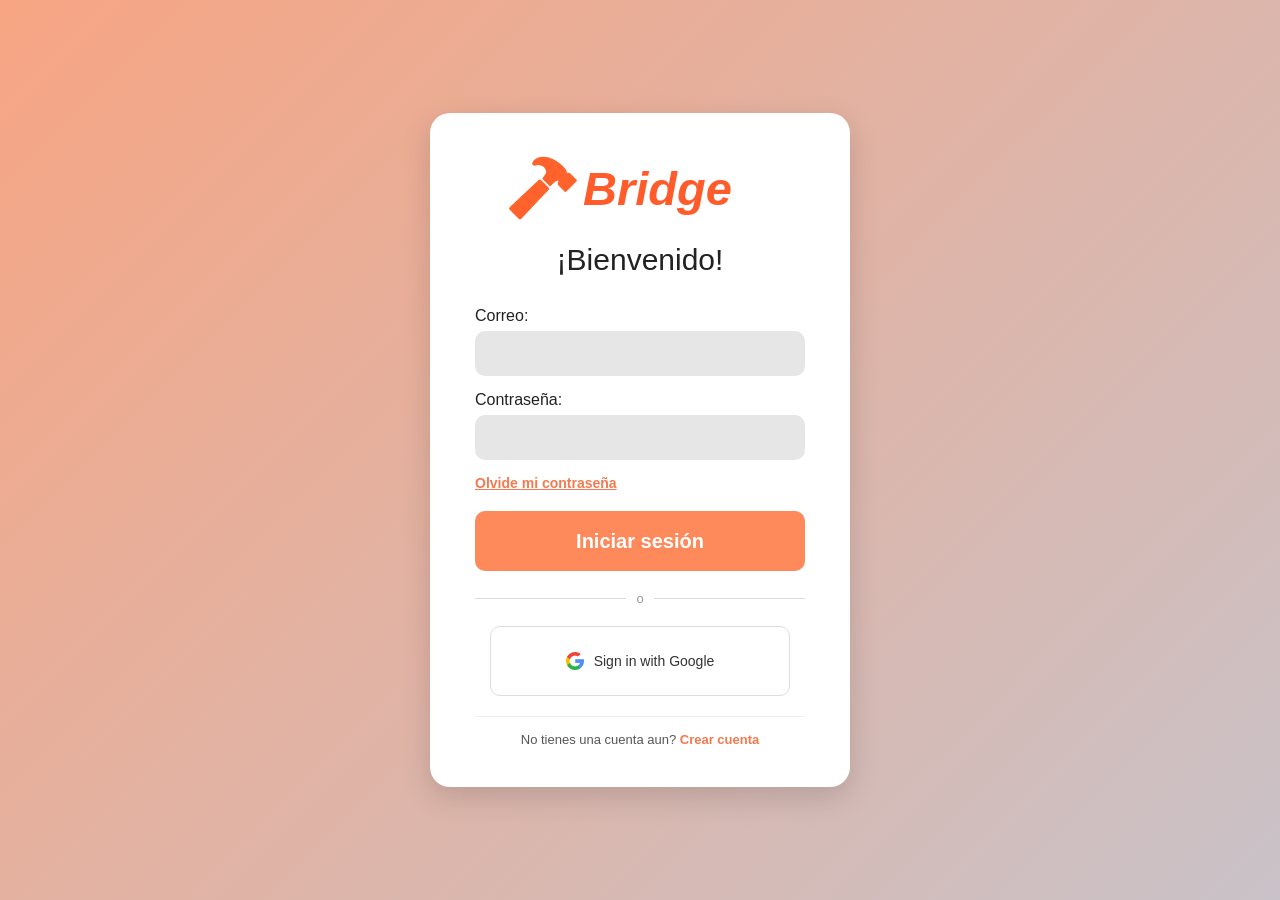
<file: login.html>
<!DOCTYPE html>
<html lang="es">
    <head>
        <meta charset="UTF-8">
        <meta name="viewport" content="width=device-width, initial-scale=1.0, maximum-scale=1.0, minimum-scale=1.0">
        <meta http-equiv="X-UA-Compatible" content="ie=edge">
        <meta name="author" content="JulianDev06">
        <title>Login</title>
        <link rel="shortcut icon" href="img/icon.ico">  
        <link rel="stylesheet" href="styles_login.css">
        <script src="https://accounts.google.com/gsi/client" async defer></script>
    </head>
    <body>
        <div class="wrapper">
            <form id="form-login">
                <h1><img class="logo" src="img/icon.png" alt="Bridge Logo">Bridge</h1>
                <h2>¡Bienvenido!</h2>

                <div class="input-box">
                    <label for="correo">Correo:</label>
                    <input type="email" id="correo" name="correo" required>
                </div>

                <div class="input-box">
                    <label for="password">Contraseña:</label>
                    <input type="password" id="password" name="password" required>
                </div>

                <div class="remember-forgot">
                    <a href="recuperar/recuperar.html">Olvide mi contraseña</a>
                </div>

                <button type="submit" class="btn">Iniciar sesión</button>

                <div class="divider">o</div>

                <button type="button" class="google-btn" id="btnGoogle">
                    <img src="img/google.png" alt="Google">
                    Sign in with Google
                </button>

                <div class="register-link">
                    <p>No tienes una cuenta aun? <a href="register/register.html">Crear cuenta</a></p>
                </div>
            </form>
        </div>

        <script src="js/login.js"></script>
    </body>
</html>
</file>
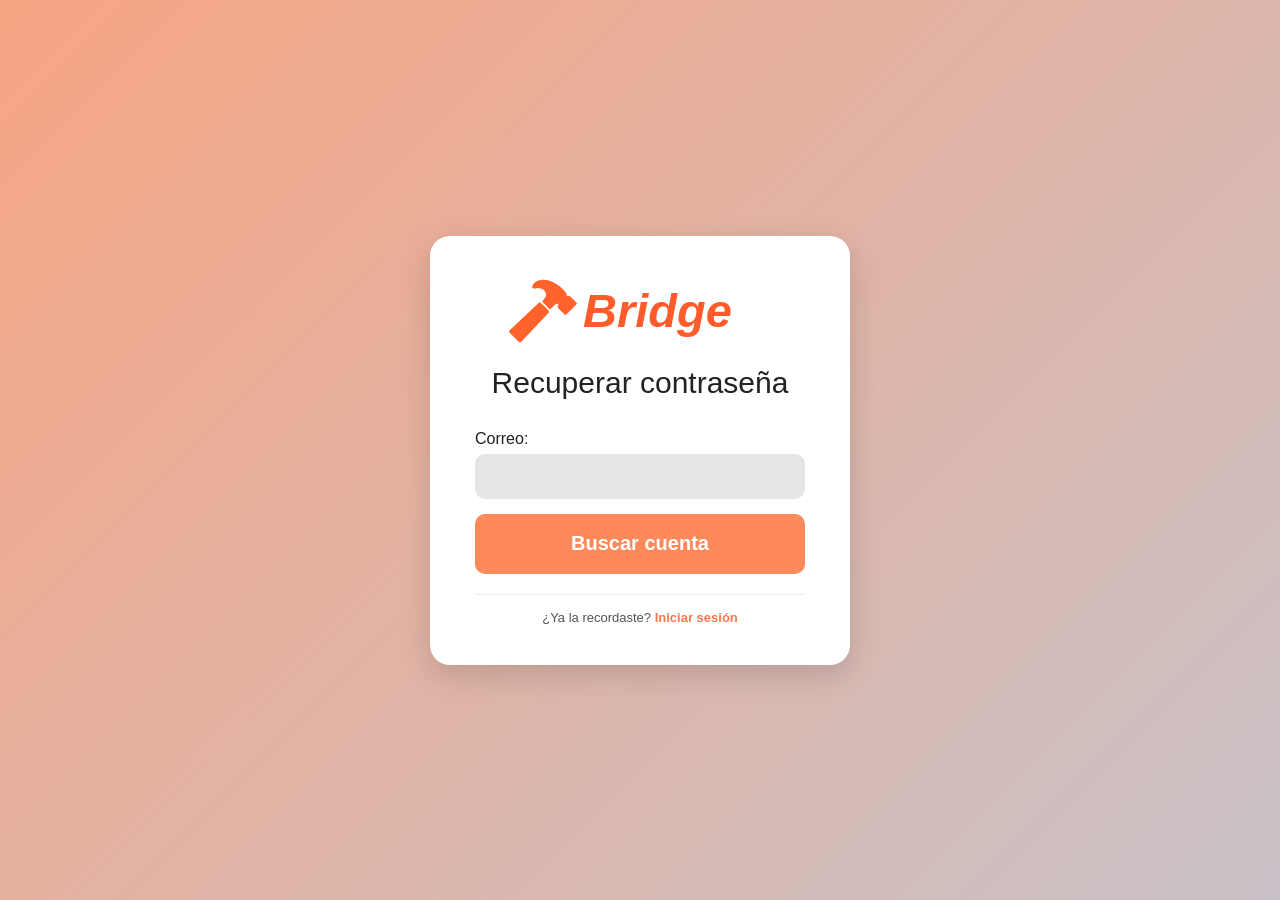
<file: recuperar/recuperar.html>
<!DOCTYPE html>
<html lang="es">
    <head>
        <meta charset="UTF-8">
        <meta name="viewport" content="width=device-width, initial-scale=1.0, maximum-scale=1.0, minimum-scale=1.0">
        <meta http-equiv="X-UA-Compatible" content="ie=edge">
        <meta name="author" content="JulianDev06">
        <title>Recuperar contraseña</title>
        <link rel="shortcut icon" href="../img/icon.ico">  
        <link rel="stylesheet" href="../styles_login.css">
    </head>
    <body>
        <div class="wrapper">
            <form id="form-recuperar">
                <h1><img class="logo" src="../img/icon.png" alt="Bridge Logo">Bridge</h1>
                <h2>Recuperar contraseña</h2>

                <div class="input-box">
                    <label for="correo">Correo:</label>
                    <input type="email" id="correo" name="correo" required>
                </div>

                <div class="input-box" id="cajaNuevaPassword" style="display: none;">
                    <label for="password">Nueva contraseña:</label>
                    <input type="password" id="password" name="password">
                </div>

                <div class="input-box" id="cajaConfirmarPassword" style="display: none;">
                    <label for="confirm-password">Confirmar nueva contraseña:</label>
                    <input type="password" id="confirm-password" name="confirm_password">
                </div>

                <button type="submit" class="btn" id="btnAccion">Buscar cuenta</button>

                <div class="register-link">
                    <p>¿Ya la recordaste? <a href="../login.html">Iniciar sesión</a></p>
                </div>
            </form>
        </div>

        <script src="../js/recuperar.js"></script>
    </body>
</html>
</file>
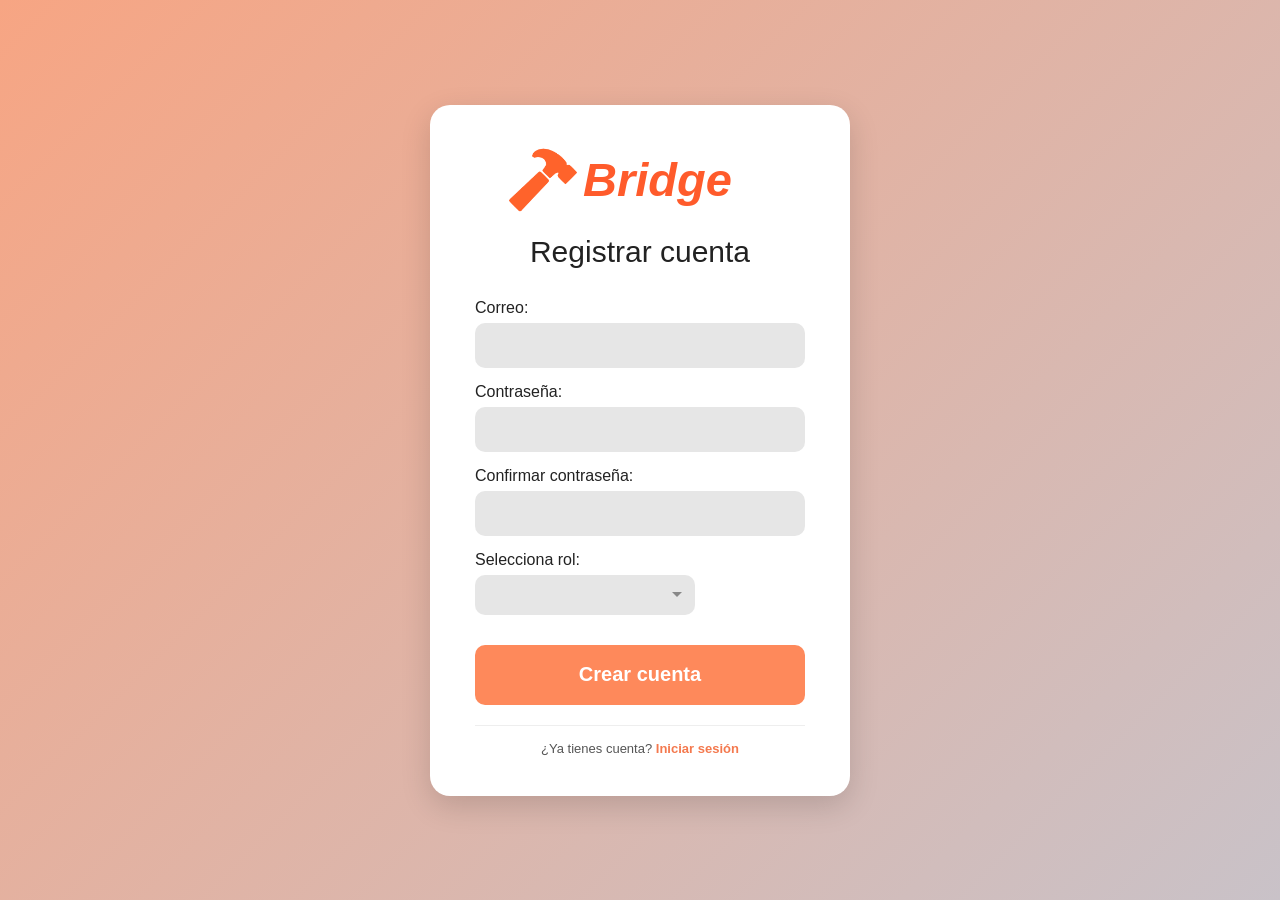
<file: register/register.html>
<!DOCTYPE html>
<html lang="es">
    <head>
        <meta charset="UTF-8">
        <meta name="viewport" content="width=device-width, initial-scale=1.0, maximum-scale=1.0, minimum-scale=1.0">
        <meta http-equiv="X-UA-Compatible" content="ie=edge">
        <meta name="author" content="JulianDev06">
        <title>Registro</title>
        <link rel="shortcut icon" href="../img/icon.ico">  
        <link rel="stylesheet" href="../styles_login.css">
    </head>
    <body>
        <div class="wrapper">
            <form id="form-registro">
                <h1><img class="logo" src="../img/icon.png" alt="Bridge Logo">Bridge</h1>
                <h2>Registrar cuenta</h2>

                <div class="input-box">
                    <label for="correo">Correo:</label>
                    <input type="email" id="correo" name="correo" required>
                </div>

                <div class="input-box">
                    <label for="password">Contraseña:</label>
                    <input type="password" id="password" name="password" required>
                </div>

                <div class="input-box">
                    <label for="confirm-password">Confirmar contraseña:</label>
                    <input type="password" id="confirm-password" name="confirm_password" required>
                </div>

                <div class="input-box role-box">
                    <label for="rol">Selecciona rol:</label>
                    <select id="rol" name="rol" required>
                        <option value="" disabled selected hidden></option>
                        <option value="usuario">Usuario</option>
                        <option value="administrador">Administrador</option>
                    </select>
                </div>

                <button type="submit" class="btn">Crear cuenta</button>

                <div class="register-link">
                    <p>¿Ya tienes cuenta? <a href="../login.html">Iniciar sesión</a></p>
                </div>
            </form>
        </div>

        <script src="../js/register.js"></script>
    </body>
</html>
</file>
<file: styles_login.css>
* {
    margin: 0;
    padding: 0;
    box-sizing: border-box;
    font-family: 'Poppins', Arial, sans-serif;
}

body {
    min-height: 100vh;
    display: flex;
    justify-content: center;
    align-items: center;
    background: linear-gradient(135deg, #f7a583, #c9c2c8);
    font-family: Arial, Helvetica, sans-serif;
}

.wrapper {
    background-color: #fff;
    border-radius: 20px;
    box-shadow: 0 10px 30px rgba(0, 0, 0, 0.15);
    padding: 40px 45px;
    width: 100%;
    max-width: 420px;
}

.wrapper form {
    display: flex;
    flex-direction: column;
}

/* Logo + nombre */
.logo {
    width: 70px;
    height: 70px;
    vertical-align: middle;
    margin-right: 5px;
}

.wrapper h1 {
    display: flex;
    align-items: center;
    justify-content: center;
    margin-bottom: 20px;
    transform: translateX(-20px);
    color:#ff5b2b;
    font-size: 47px;
    line-height: 55px;
    font-weight: 700;
    font-style: italic;
}

.wrapper h2 {
    font-size: 30px;
    font-weight: 500;
    color: #222;
    text-align: center;
    margin-bottom: 30px;
}

/* Inputs */
.input-box {
    margin-bottom: 15px;
}

.input-box label {
    display: block;
    font-size: 16px;
    color: #222;
    margin-bottom: 6px;
}

.input-box input {
    width: 100%;
    height: 45px;
    background-color: #e6e6e6;
    border: none;
    outline: none;
    border-radius: 10px;
    padding: 0 15px;
    font-size: 14px;
    color: #333;
}

.input-box input::placeholder {
    color: #888;
}

/* Olvidé mi contraseña */
.remember-forgot {
    text-align: left;
    font-size: 14px;
    font-weight: 600;
    margin-bottom: 20px;
}

.remember-forgot a {
    color: #f4794e;
    text-decoration: underline;
}

.remember-forgot a:hover {
    color: #e5673a;
}

/* Botón principal */
.btn {
    height: 60px;
    background-color: #fe895b;
    border: none;
    outline: none;
    border-radius: 10px;
    cursor: pointer;
    font-size: 20px;
    font-weight: 600;
    color: #fff;
    transition: background-color 0.2s ease;
    margin-bottom: 20px;
}

.btn:hover {
    background-color: #f4794e;
}

/* Divisor "o" */
.divider {
    display: flex;
    align-items: center;
    text-align: center;
    color: #999;
    font-size: 13px;
    margin-bottom: 20px;
}

.divider::before,
.divider::after {
    content: "";
    flex: 1;
    border-bottom: 1px solid #ddd;
}

.divider:not(:empty)::before {
    margin-right: 10px;
}

.divider:not(:empty)::after {
    margin-left: 10px;
}

/* Botón de Google */
.google-btn {
    display: flex;
    align-items: center;
    justify-content: center;
    gap: 10px;
    height: 70px;
    width: 300px;
    padding: 0 20px;
    margin: 0 auto 20px auto;
    border: 1px solid #ddd;
    border-radius: 10px;
    background-color: #fff;
    cursor: pointer;
    font-size: 14px;
    color: #333;
    transition: background-color 0.2s ease;
}

.google-btn img {
    width: 18px;
    height: 18px;
}

.google-btn:hover {
    background-color: #f5f5f5;
}

/* Línea divisoria antes del registro */
.register-link {
    text-align: center;
    font-size: 13px;
    color: #555;
    padding-top: 15px;
    border-top: 1px solid #eee;
}

.register-link p a {
    color: #f4794e;
    font-weight: 600;
    text-decoration: none;
}

.register-link p a:hover {
    text-decoration: underline;
}

/* Select de rol (registro) */
.role-box {
    margin-bottom: 30px;
}

.role-box select {
    width: 220px;
    height: 40px;
    background-color: #e6e6e6;
    border: none;
    outline: none;
    border-radius: 10px;
    padding: 0 15px;
    font-size: 14px;
    color: #333;
    cursor: pointer;
    appearance: none;
    -webkit-appearance: none;
    -moz-appearance: none;
    background-image: url("data:image/svg+xml;utf8,<svg xmlns='http://www.w3.org/2000/svg' width='12' height='8' viewBox='0 0 12 8'><path fill='%23888' d='M1 1l5 5 5-5'/></svg>");
    background-repeat: no-repeat;
    background-position: right 12px center;
}

.role-box select:invalid {
    color: #888;
}
</file>
